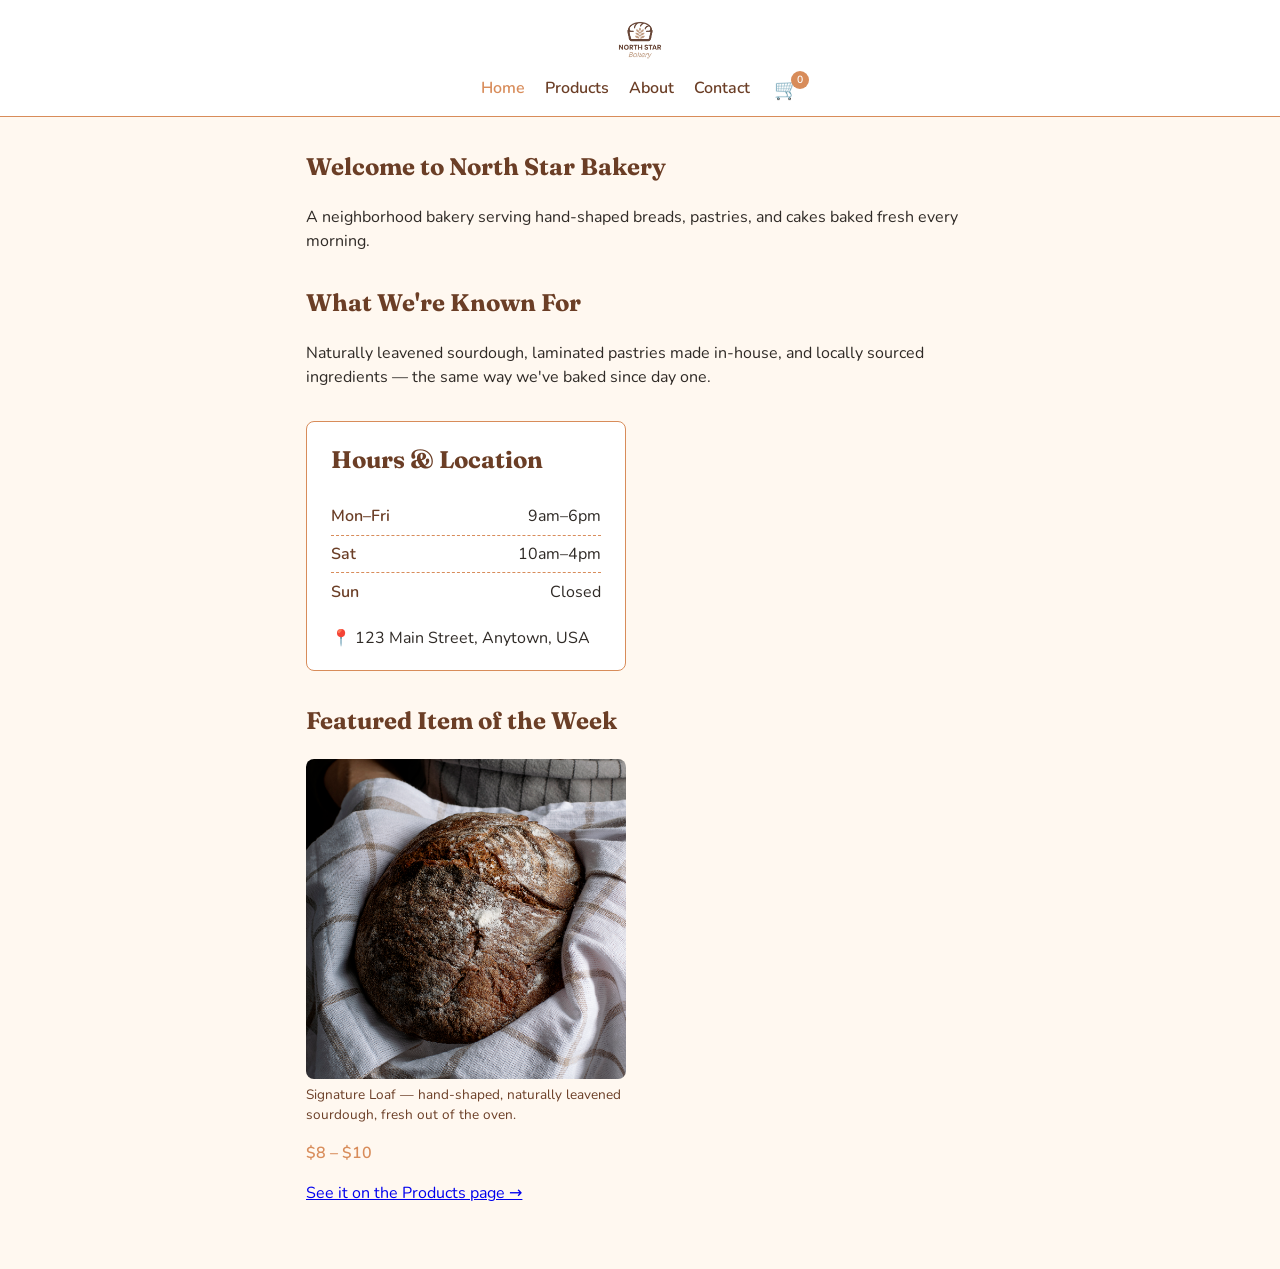
<file: index.html>
<!DOCTYPE html>
<html lang="en">
<head>
  <meta charset="UTF-8">
  <meta name="viewport" content="width=device-width, initial-scale=1.0">
  <title>Home</title>
  <link rel="preconnect" href="https://fonts.googleapis.com">
  <link rel="preconnect" href="https://fonts.gstatic.com" crossorigin>
  <link href="https://fonts.googleapis.com/css2?family=Fraunces:wght@600;700&family=Nunito:wght@400;600&display=swap" rel="stylesheet">
  <link rel="stylesheet" href="styles.css">
  <link rel="stylesheet" href="home.css">
</head>
<body>
  <header>
    <a href="index.html" class="logo-link">
      <img src="assets/bakery-logo_c.png" alt="North Star Bakery" class="logo">
    </a>
    <nav>
      <a href="index.html" class="active">Home</a>
      <a href="products.html">Products</a>
      <a href="about.html">About</a>
      <a href="contact.html">Contact</a>
    </nav>
  </header>

  <main>
    <section id="welcome">
      <h1>Welcome to North Star Bakery</h1>
      <p>A neighborhood bakery serving hand-shaped breads, pastries, and cakes baked fresh every morning.</p>
    </section>

    <section id="known-for">
      <h2>What We're Known For</h2>
      <p>Naturally leavened sourdough, laminated pastries made in-house, and locally sourced ingredients &mdash; the same way we've baked since day one.</p>
    </section>

    <section id="hours-location" class="hours-card">
      <h2>Hours &amp; Location</h2>
      <ul class="hours-list">
        <li><span>Mon&ndash;Fri</span><span>9am&ndash;6pm</span></li>
        <li><span>Sat</span><span>10am&ndash;4pm</span></li>
        <li><span>Sun</span><span>Closed</span></li>
      </ul>
      <p class="location">123 Main Street, Anytown, USA</p>
    </section>

    <section id="featured-item">
      <h2>Featured Item of the Week</h2>
      <figure class="product-figure">
        <img src="assets/bakery-signature-loaf_c.png" alt="North Star signature sourdough loaf" class="featured-photo">
        <figcaption>Signature Loaf &mdash; hand-shaped, naturally leavened sourdough, fresh out of the oven.</figcaption>
      </figure>
      <p class="price">$8 &ndash; $10</p>
      <p><a href="products.html">See it on the Products page &rarr;</a></p>
    </section>
  </main>

  <script src="cart.js" defer></script>
</body>
</html>
</file>
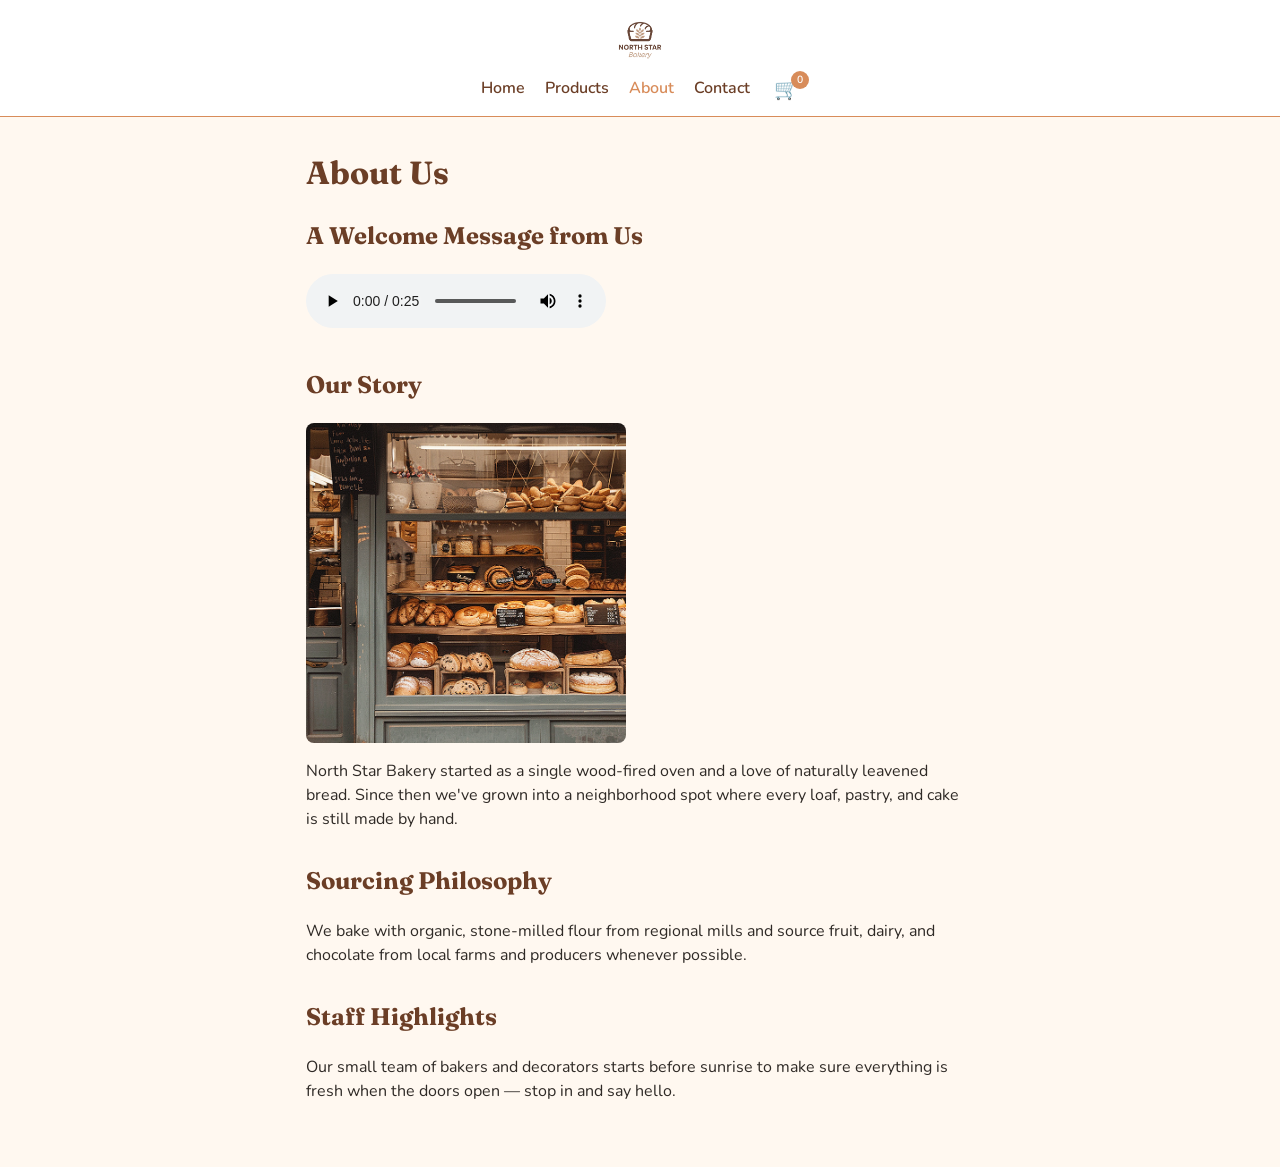
<file: about.html>
<!DOCTYPE html>
<html lang="en">
<head>
  <meta charset="UTF-8">
  <meta name="viewport" content="width=device-width, initial-scale=1.0">
  <title>About</title>
  <link rel="preconnect" href="https://fonts.googleapis.com">
  <link rel="preconnect" href="https://fonts.gstatic.com" crossorigin>
  <link href="https://fonts.googleapis.com/css2?family=Fraunces:wght@600;700&family=Nunito:wght@400;600&display=swap" rel="stylesheet">
  <link rel="stylesheet" href="styles.css">
</head>
<body>
  <header>
    <a href="index.html" class="logo-link">
      <img src="assets/bakery-logo_c.png" alt="North Star Bakery" class="logo">
    </a>
    <nav>
      <a href="index.html">Home</a>
      <a href="products.html">Products</a>
      <a href="about.html" class="active">About</a>
      <a href="contact.html">Contact</a>
    </nav>
  </header>

  <main>
    <h1>About Us</h1>

    <section id="welcome-message">
      <h2>A Welcome Message from Us</h2>
      <audio controls>
        <source src="assets/bakery-welcome_c.mp3" type="audio/mpeg">
        <p>Your browser doesn't support embedded audio. Here's the message: "Welcome to North Star Bakery &mdash; we're so glad you stopped by. Everything you see is baked fresh, by hand, right here every morning."</p>
      </audio>
    </section>

    <section id="story">
      <h2>Our Story</h2>
      <img src="assets/bakery-storefront_c.png" alt="North Star Bakery storefront" class="product-photo">
      <p>North Star Bakery started as a single wood-fired oven and a love of naturally leavened bread. Since then we've grown into a neighborhood spot where every loaf, pastry, and cake is still made by hand.</p>
    </section>

    <section id="sourcing">
      <h2>Sourcing Philosophy</h2>
      <p>We bake with organic, stone-milled flour from regional mills and source fruit, dairy, and chocolate from local farms and producers whenever possible.</p>
    </section>

    <section id="staff">
      <h2>Staff Highlights</h2>
      <p>Our small team of bakers and decorators starts before sunrise to make sure everything is fresh when the doors open &mdash; stop in and say hello.</p>
    </section>
  </main>

  <script src="cart.js" defer></script>
</body>
</html>
</file>
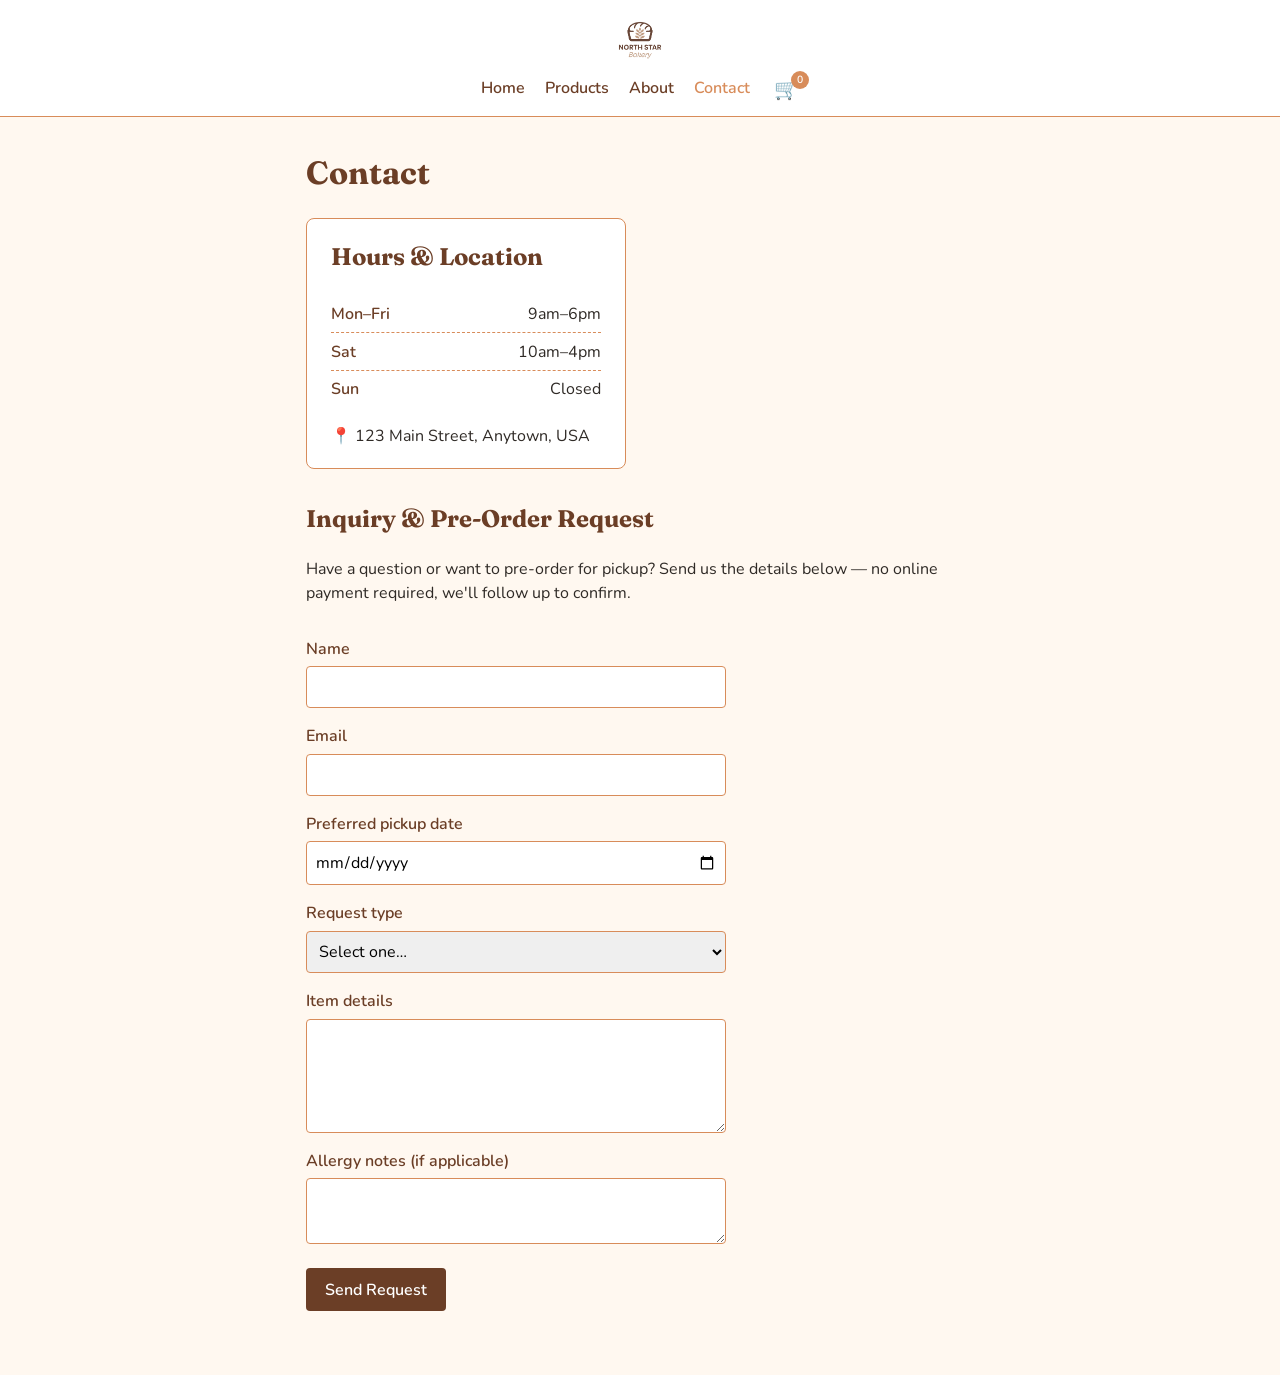
<file: contact.html>
<!DOCTYPE html>
<html lang="en">
<head>
  <meta charset="UTF-8">
  <meta name="viewport" content="width=device-width, initial-scale=1.0">
  <title>Contact</title>
  <link rel="preconnect" href="https://fonts.googleapis.com">
  <link rel="preconnect" href="https://fonts.gstatic.com" crossorigin>
  <link href="https://fonts.googleapis.com/css2?family=Fraunces:wght@600;700&family=Nunito:wght@400;600&display=swap" rel="stylesheet">
  <link rel="stylesheet" href="styles.css">
  <link rel="stylesheet" href="contact.css">
</head>
<body>
  <header>
    <a href="index.html" class="logo-link">
      <img src="assets/bakery-logo_c.png" alt="North Star Bakery" class="logo">
    </a>
    <nav>
      <a href="index.html">Home</a>
      <a href="products.html">Products</a>
      <a href="about.html">About</a>
      <a href="contact.html" class="active">Contact</a>
    </nav>
  </header>

  <main>
    <h1>Contact</h1>

    <section id="hours-location" class="hours-card">
      <h2>Hours &amp; Location</h2>
      <ul class="hours-list">
        <li><span>Mon&ndash;Fri</span><span>9am&ndash;6pm</span></li>
        <li><span>Sat</span><span>10am&ndash;4pm</span></li>
        <li><span>Sun</span><span>Closed</span></li>
      </ul>
      <p class="location">123 Main Street, Anytown, USA</p>
    </section>

    <section id="order-form">
      <h2>Inquiry &amp; Pre-Order Request</h2>
      <p>Have a question or want to pre-order for pickup? Send us the details below &mdash; no online payment required, we'll follow up to confirm.</p>

      <form id="contact-form">
        <label for="name">Name</label>
        <input type="text" id="name" name="name" required>

        <label for="email">Email</label>
        <input type="email" id="email" name="email" required>

        <label for="pickup-date">Preferred pickup date</label>
        <input type="date" id="pickup-date" name="pickup-date">

        <label for="request-type">Request type</label>
        <select id="request-type" name="request-type" required>
          <option value="">Select one&hellip;</option>
          <option value="pre-order">Pre-order</option>
          <option value="general-question">General question</option>
        </select>

        <label for="item-details">Item details</label>
        <textarea id="item-details" name="item-details" rows="4" required></textarea>

        <label for="allergy-notes">Allergy notes (if applicable)</label>
        <textarea id="allergy-notes" name="allergy-notes" rows="2" required></textarea>
        <p id="allergy-error" class="field-error" hidden>This field's value must be ASDF1234.</p>

        <button type="submit">Send Request</button>
      </form>

      <p id="form-confirmation" hidden>Thanks! Your request has been noted &mdash; we'll be in touch to confirm.</p>
    </section>
  </main>

  <script src="cart.js" defer></script>
  <script src="contact.js" defer></script>
</body>
</html>
</file>
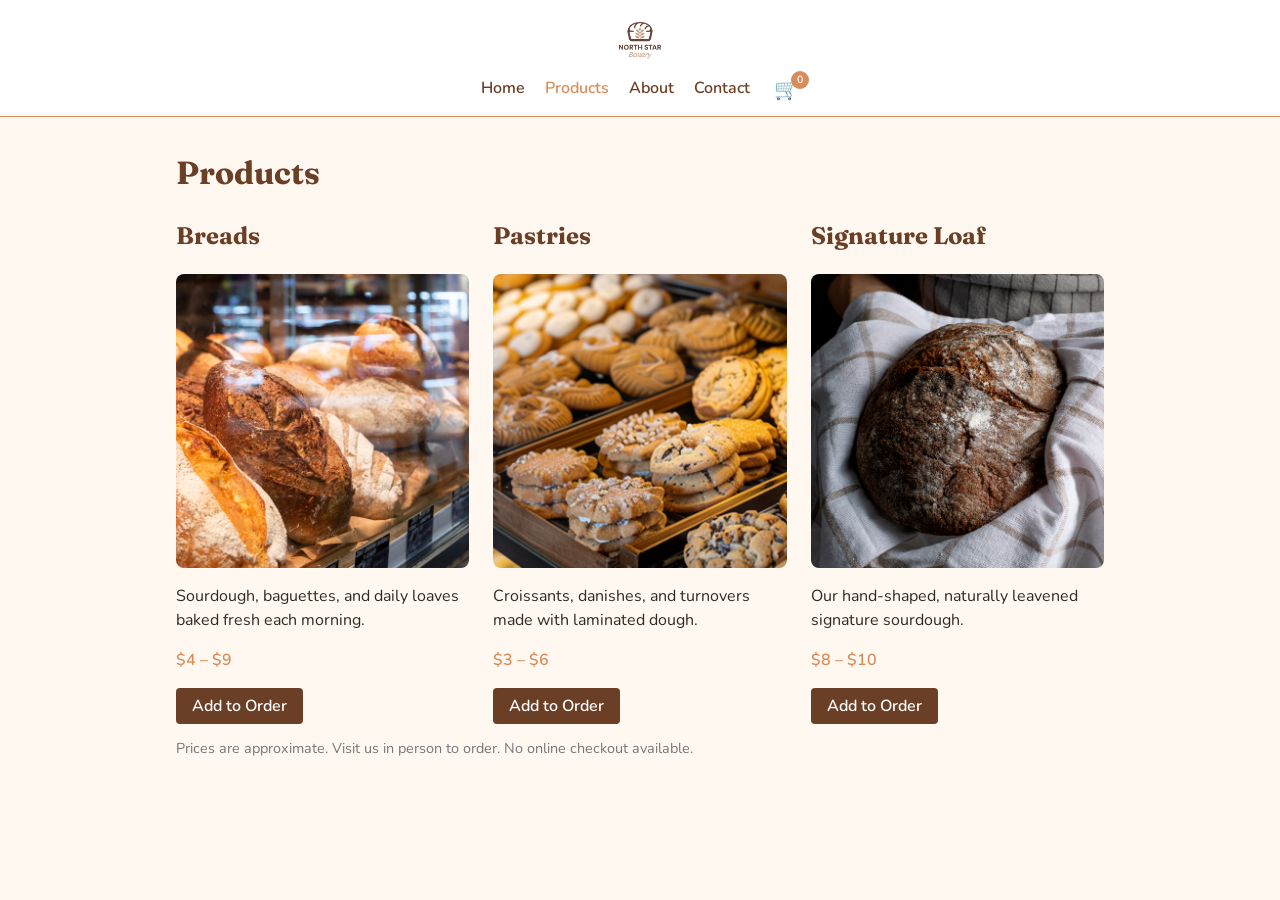
<file: products.html>
<!DOCTYPE html>
<html lang="en">
<head>
  <meta charset="UTF-8">
  <meta name="viewport" content="width=device-width, initial-scale=1.0">
  <title>Products</title>
  <link rel="preconnect" href="https://fonts.googleapis.com">
  <link rel="preconnect" href="https://fonts.gstatic.com" crossorigin>
  <link href="https://fonts.googleapis.com/css2?family=Fraunces:wght@600;700&family=Nunito:wght@400;600&display=swap" rel="stylesheet">
  <link rel="stylesheet" href="styles.css">
  <link rel="stylesheet" href="products.css">
</head>
<body>
  <header>
    <a href="index.html" class="logo-link">
      <img src="assets/bakery-logo_c.png" alt="North Star Bakery" class="logo">
    </a>
    <nav>
      <a href="index.html">Home</a>
      <a href="products.html" class="active">Products</a>
      <a href="about.html">About</a>
      <a href="contact.html">Contact</a>
    </nav>
  </header>

  <main>
    <h1>Products</h1>

    <div class="products-grid">
      <section id="breads">
        <h2>Breads</h2>
        <img src="assets/bakery-bread_c.png" alt="Assorted fresh loaves in the display case" class="product-photo">
        <p>Sourdough, baguettes, and daily loaves baked fresh each morning.</p>
        <p class="price">$4 &ndash; $9</p>
        <div class="order-control" data-id="breads" data-name="Breads" data-price="$4 &ndash; $9" data-price-min="4" data-price-max="9">
          <button type="button" class="add-to-order-btn" data-action="increment">Add to Order</button>
          <div class="qty-stepper">
            <button type="button" class="qty-btn" data-action="decrement" aria-label="Remove one Breads from order list">&minus;</button>
            <span class="qty-value" data-qty-for="breads">0</span>
            <button type="button" class="qty-btn" data-action="increment" aria-label="Add one Breads to order list">+</button>
          </div>
        </div>
      </section>

      <section id="pastries">
        <h2>Pastries</h2>
        <picture>
          <source media="(min-width: 600px)" srcset="assets/bakery-feature-large_c.png">
          <img src="assets/bakery-feature-small_c.png" alt="Pastry and cookie case" class="product-photo">
        </picture>
        <p>Croissants, danishes, and turnovers made with laminated dough.</p>
        <p class="price">$3 &ndash; $6</p>
        <div class="order-control" data-id="pastries" data-name="Pastries" data-price="$3 &ndash; $6" data-price-min="3" data-price-max="6">
          <button type="button" class="add-to-order-btn" data-action="increment">Add to Order</button>
          <div class="qty-stepper">
            <button type="button" class="qty-btn" data-action="decrement" aria-label="Remove one Pastries from order list">&minus;</button>
            <span class="qty-value" data-qty-for="pastries">0</span>
            <button type="button" class="qty-btn" data-action="increment" aria-label="Add one Pastries to order list">+</button>
          </div>
        </div>
      </section>

      <section id="signature-loaf">
        <h2>Signature Loaf</h2>
        <img src="assets/bakery-signature-loaf_c.png" alt="North Star signature sourdough loaf" class="product-photo">
        <p>Our hand-shaped, naturally leavened signature sourdough.</p>
        <p class="price">$8 &ndash; $10</p>
        <div class="order-control" data-id="signature-loaf" data-name="Signature Loaf" data-price="$8 &ndash; $10" data-price-min="8" data-price-max="10">
          <button type="button" class="add-to-order-btn" data-action="increment">Add to Order</button>
          <div class="qty-stepper">
            <button type="button" class="qty-btn" data-action="decrement" aria-label="Remove one Signature Loaf from order list">&minus;</button>
            <span class="qty-value" data-qty-for="signature-loaf">0</span>
            <button type="button" class="qty-btn" data-action="increment" aria-label="Add one Signature Loaf to order list">+</button>
          </div>
        </div>
      </section>
    </div>

    <p class="note">Prices are approximate. Visit us in person to order. No online checkout available.</p>
  </main>

  <script src="cart.js" defer></script>
</body>
</html>
</file>
<file: styles.css>
:root {
  --color-brown: #6B3E26;
  --color-gold: #D88C5A;
  --color-cream: #FFF8F0;
  --color-text: #2F2A26;
  --font-heading: 'Fraunces', serif;
  --font-body: 'Nunito', system-ui, sans-serif;
}

* {
  box-sizing: border-box;
}

body {
  margin: 0;
  font-family: var(--font-body);
  color: var(--color-text);
  background: var(--color-cream);
  line-height: 1.5;
}

header {
  background: #fff;
  border-bottom: 1px solid var(--color-gold);
  padding: 1rem;
  display: flex;
  flex-direction: column;
  align-items: center;
  justify-content: center;
  gap: 0.75rem;
}

.logo-link {
  display: inline-flex;
}

.logo {
  height: 48px;
  width: auto;
}

nav a {
  margin-right: 1rem;
  text-decoration: none;
  color: var(--color-brown);
  font-weight: 600;
}

nav a.active {
  color: var(--color-gold);
}

main {
  max-width: 700px;
  margin: 0 auto;
  padding: 2rem 1rem;
}

section {
  margin-bottom: 2rem;
}

h1, h2 {
  margin-top: 0;
  font-family: var(--font-heading);
  color: var(--color-brown);
}

.price {
  font-weight: 600;
  color: var(--color-gold);
}

.product-photo {
  width: 100%;
  max-width: 320px;
  aspect-ratio: 1 / 1;
  object-fit: cover;
  border-radius: 8px;
  display: block;
}

.hours-card {
  background: #fff;
  border: 1px solid var(--color-gold);
  border-radius: 8px;
  padding: 1.25rem 1.5rem;
  max-width: 320px;
}

.hours-list {
  list-style: none;
  margin: 0 0 1rem;
  padding: 0;
}

.hours-list li {
  display: flex;
  justify-content: space-between;
  padding: 0.4rem 0;
  border-bottom: 1px dashed var(--color-gold);
}

.hours-list li:last-child {
  border-bottom: none;
}

.hours-list span:first-child {
  font-weight: 600;
  color: var(--color-brown);
}

.location {
  margin: 0;
  color: var(--color-text);
}

.location::before {
  content: "\1F4CD  ";
}

.cart-icon-btn {
  position: relative;
  display: inline-flex;
  align-items: center;
  vertical-align: middle;
  border: none;
  background: none;
  padding: 0;
  margin-left: 0.25rem;
  font-size: 1.25rem;
  line-height: 1;
  cursor: pointer;
  outline: none;
}

.cart-icon-btn:focus-visible {
  outline: 2px solid var(--color-gold);
  outline-offset: 3px;
}

.cart-count {
  position: absolute;
  top: -0.5rem;
  right: -0.6rem;
  background: var(--color-gold);
  color: #fff;
  border-radius: 999px;
  min-width: 1.1rem;
  height: 1.1rem;
  display: inline-flex;
  align-items: center;
  justify-content: center;
  font-size: 0.65rem;
  font-weight: 600;
  font-family: var(--font-body);
  padding: 0 0.25rem;
}

.cart-panel {
  position: fixed;
  inset: 0;
  background: rgba(47, 42, 38, 0.45);
  display: flex;
  align-items: flex-start;
  justify-content: center;
  padding: 1.5rem;
  z-index: 100;
}

.cart-panel[hidden] {
  display: none;
}

.cart-panel-inner {
  background: #fff;
  border-radius: 12px;
  max-width: 420px;
  width: 100%;
  padding: 1.5rem;
  box-shadow: 0 10px 30px rgba(0, 0, 0, 0.2);
  max-height: 80vh;
  overflow-y: auto;
}

.cart-panel-header {
  display: flex;
  align-items: center;
  justify-content: space-between;
  margin-bottom: 1rem;
}

.cart-panel-header h2 {
  margin: 0;
}

.cart-close {
  background: none;
  border: none;
  font-size: 1.5rem;
  line-height: 1;
  cursor: pointer;
  color: var(--color-brown);
}

.cart-items {
  list-style: none;
  margin: 0;
  padding: 0;
}

.cart-item {
  display: flex;
  align-items: center;
  justify-content: space-between;
  gap: 0.5rem;
  padding: 0.6rem 0;
  border-bottom: 1px dashed var(--color-gold);
}

.cart-item:last-child {
  border-bottom: none;
}

.cart-item-name {
  font-weight: 600;
  color: var(--color-brown);
  flex: 1;
}

.cart-item-price {
  color: var(--color-gold);
  font-size: 0.9rem;
}

.cart-item-controls {
  display: inline-flex;
  align-items: center;
  gap: 0.5rem;
}

.qty-btn {
  width: 1.8rem;
  height: 1.8rem;
  border-radius: 50%;
  border: 1px solid var(--color-brown);
  background: #fff;
  color: var(--color-brown);
  font-size: 1rem;
  line-height: 1;
  cursor: pointer;
}

.qty-btn:hover {
  background: var(--color-cream);
}

.cart-total {
  font-weight: 600;
  color: var(--color-gold);
  border-top: 1px dashed var(--color-gold);
  padding-top: 0.6rem;
  margin: 0 0 1rem;
}

.cart-empty {
  color: #777;
}

.cart-clear-btn {
  font: inherit;
  font-weight: 600;
  padding: 0.5rem 1rem;
  border: 1px solid var(--color-brown);
  border-radius: 4px;
  background: #fff;
  color: var(--color-brown);
  cursor: pointer;
}

.cart-clear-btn:hover {
  background: var(--color-cream);
}

.cart-note {
  font-size: 0.85rem;
  color: #777;
  margin-top: 1rem;
}
</file>
<file: home.css>
.featured-photo {
  width: 100%;
  max-width: 320px;
  aspect-ratio: 1 / 1;
  object-fit: cover;
  border-radius: 8px;
  display: block;
}

.product-figure {
  margin: 0 0 0.75rem;
  max-width: 320px;
}

.product-figure figcaption {
  font-size: 0.85rem;
  color: var(--color-brown);
  margin-top: 0.35rem;
}
</file>
<file: contact.css>
form {
  display: flex;
  flex-direction: column;
  max-width: 420px;
  margin-top: 1rem;
}

form label {
  font-weight: 600;
  margin-top: 1rem;
  margin-bottom: 0.35rem;
  color: var(--color-brown);
}

form input,
form select,
form textarea {
  font: inherit;
  padding: 0.5rem;
  border: 1px solid var(--color-gold);
  border-radius: 4px;
}

.field-error {
  margin: 0.35rem 0 0;
  color: #b3261e;
  font-size: 0.85rem;
  font-weight: 600;
}

textarea[aria-invalid="true"] {
  border-color: #b3261e;
}

form button {
  margin-top: 1.5rem;
  align-self: flex-start;
  font: inherit;
  font-weight: 600;
  padding: 0.6rem 1.2rem;
  border: none;
  border-radius: 4px;
  background: var(--color-brown);
  color: #fff;
  cursor: pointer;
}

form button:hover {
  background: var(--color-gold);
}
</file>
<file: products.css>
.note {
  color: #777;
  font-size: 0.9rem;
}

.order-control {
  margin-top: 0.5rem;
  height: 2.25rem;
  display: flex;
  align-items: center;
}

.add-to-order-btn {
  height: 2.25rem;
  font: inherit;
  font-weight: 600;
  padding: 0 1rem;
  border: none;
  border-radius: 4px;
  background: var(--color-brown);
  color: #fff;
  cursor: pointer;
}

.add-to-order-btn:hover {
  background: var(--color-gold);
}

.qty-stepper {
  height: 2.25rem;
  display: none;
  align-items: center;
  gap: 0.6rem;
}

.order-control.has-qty .add-to-order-btn {
  display: none;
}

.order-control.has-qty .qty-stepper {
  display: inline-flex;
}

.qty-value {
  min-width: 1.2rem;
  text-align: center;
  font-weight: 600;
  color: var(--color-brown);
}

/* Mobile first: stacked column by default */
.products-grid {
  display: flex;
  flex-direction: column;
  gap: 1.5rem;
}

.products-grid .product-photo {
  max-width: 100%;
}

/* Larger devices: lay products out in a single row */
@media (min-width: 700px) {
  main {
    max-width: 960px;
  }

  .products-grid {
    flex-direction: row;
    align-items: flex-start;
  }

  .products-grid section {
    flex: 1;
    margin-bottom: 0;
  }
}
</file>
